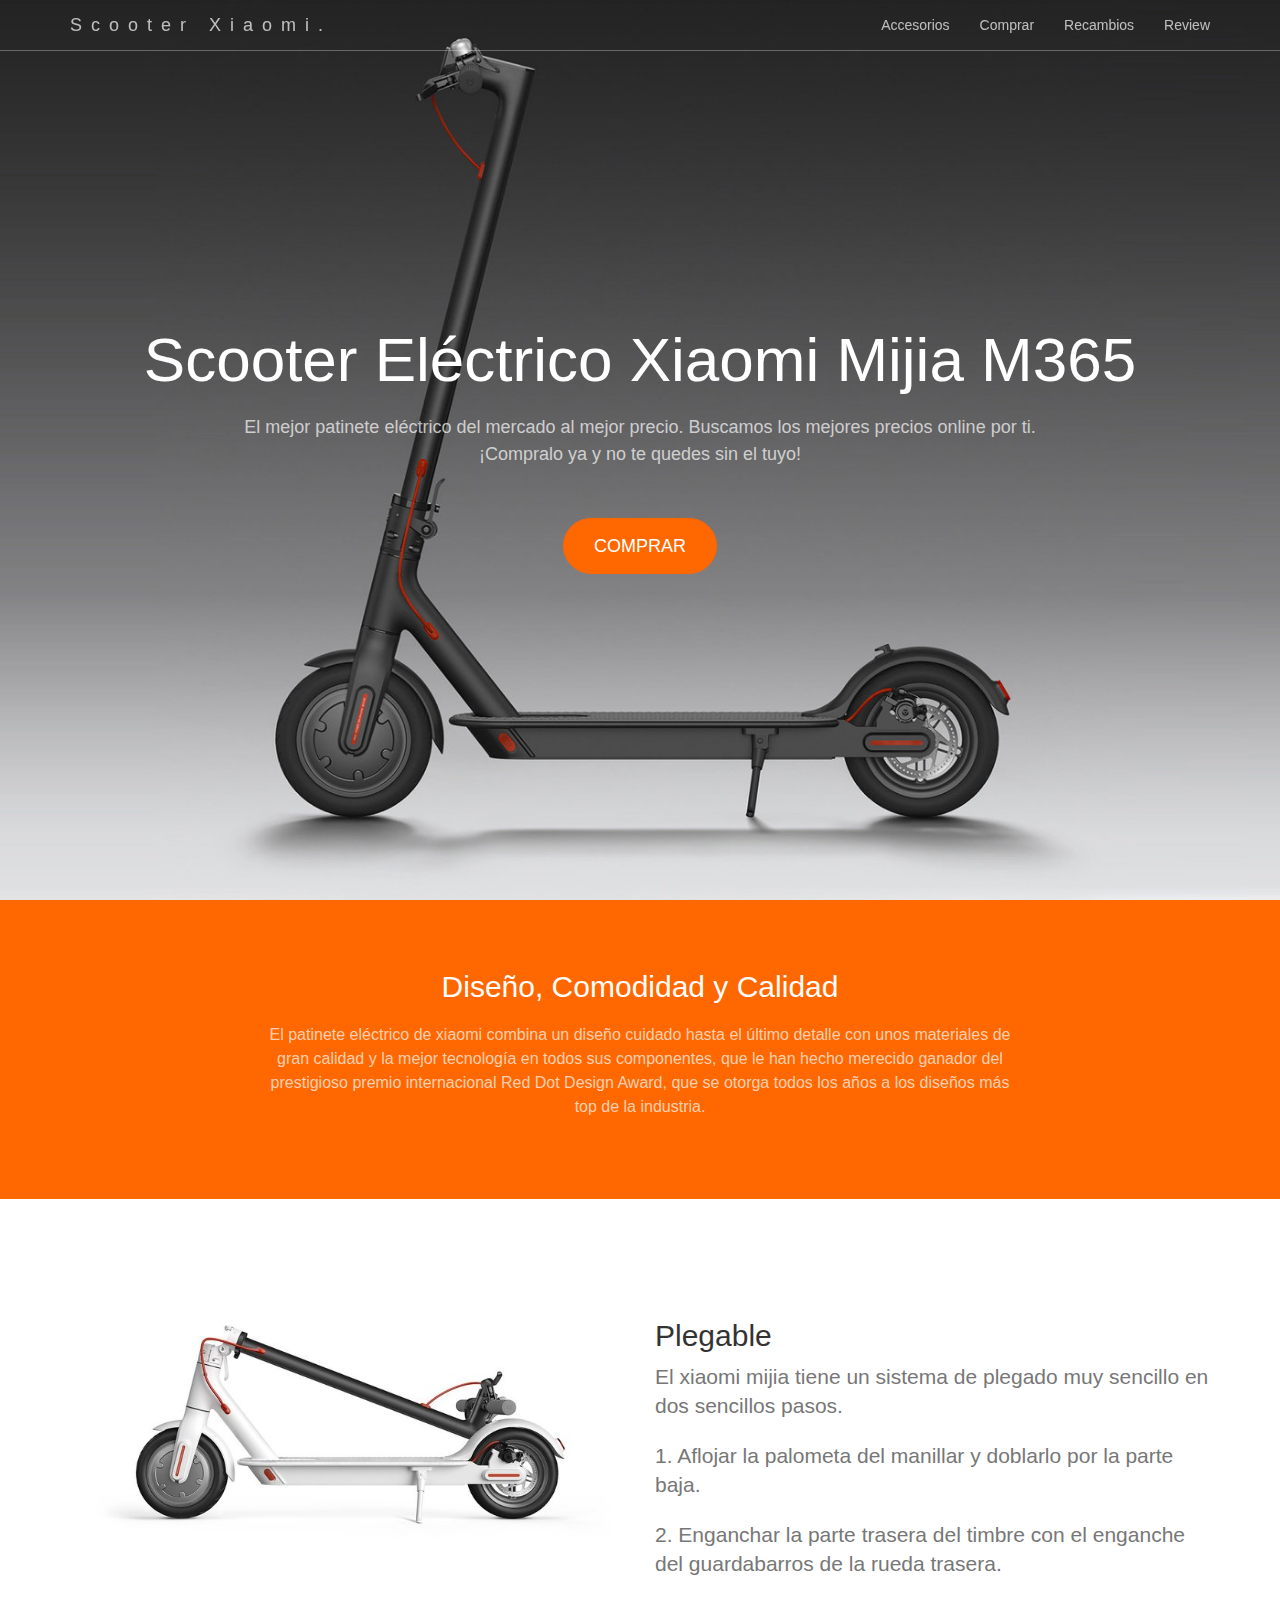
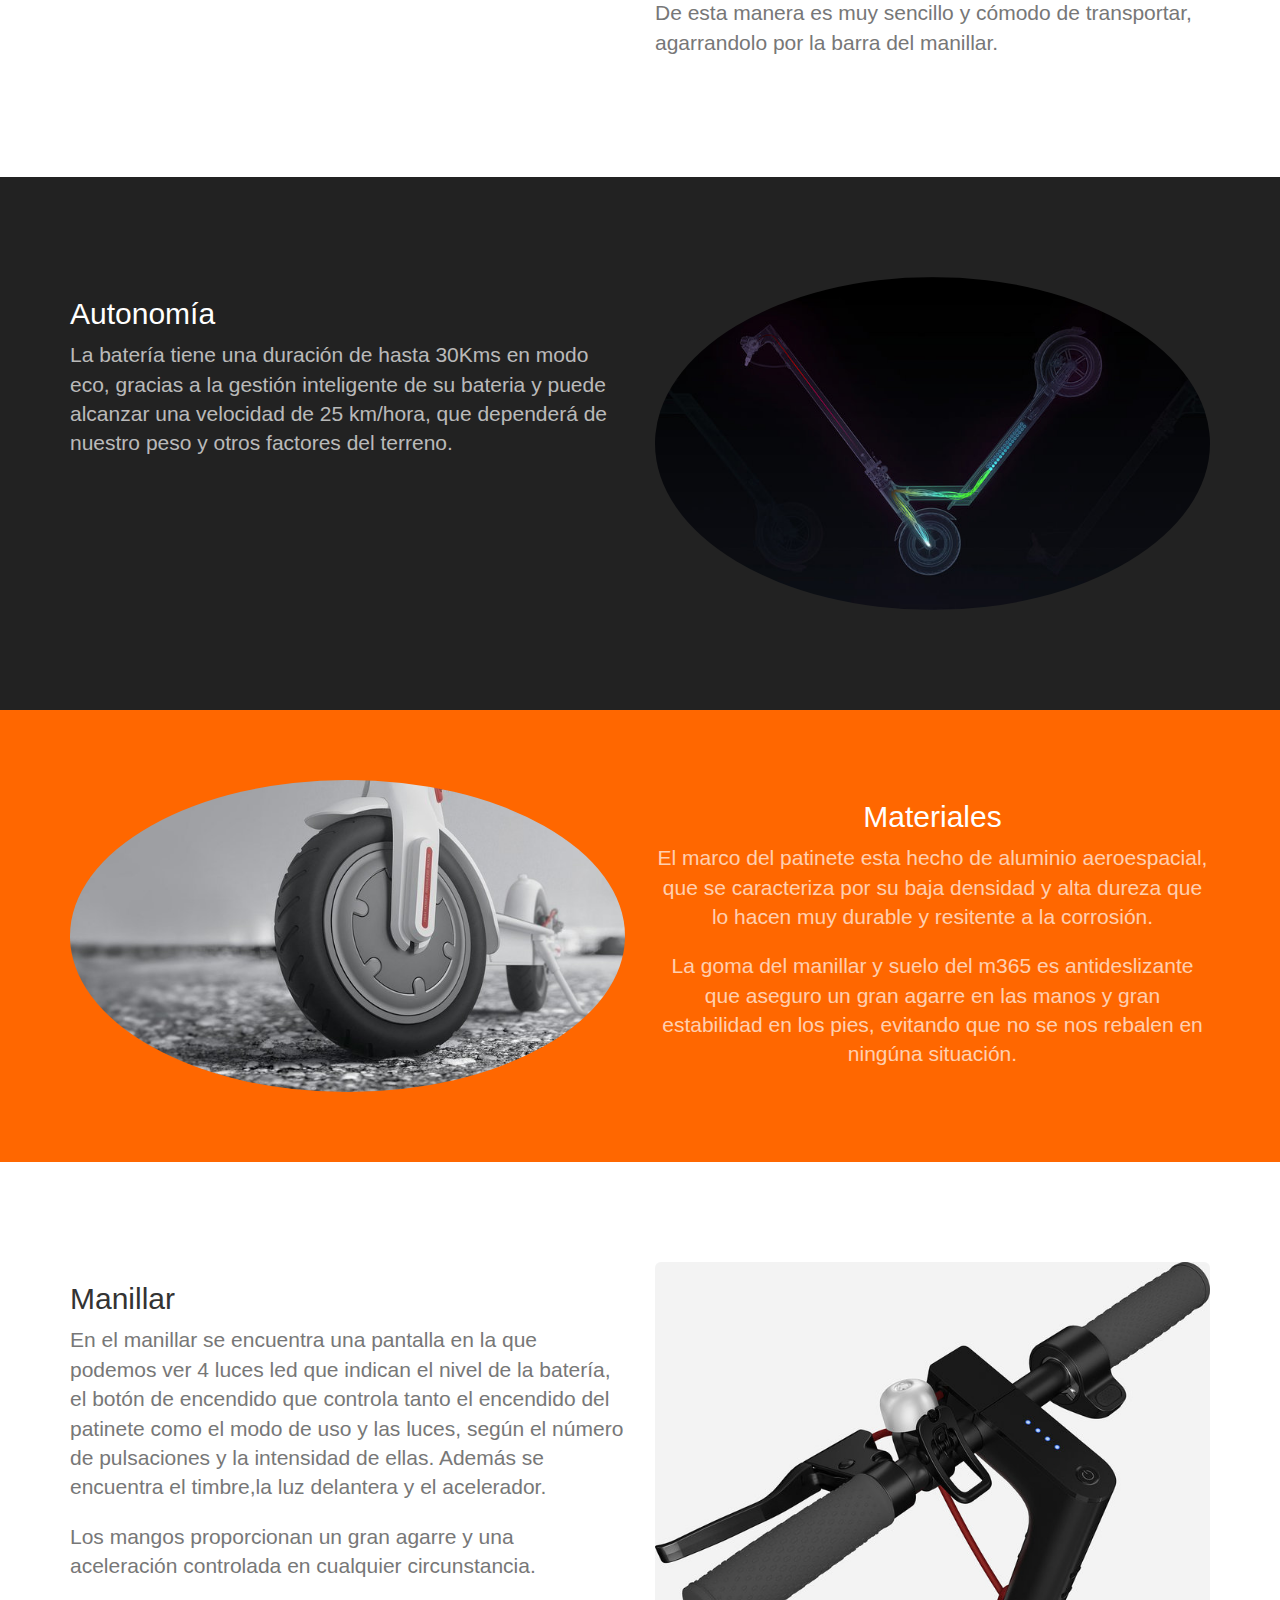
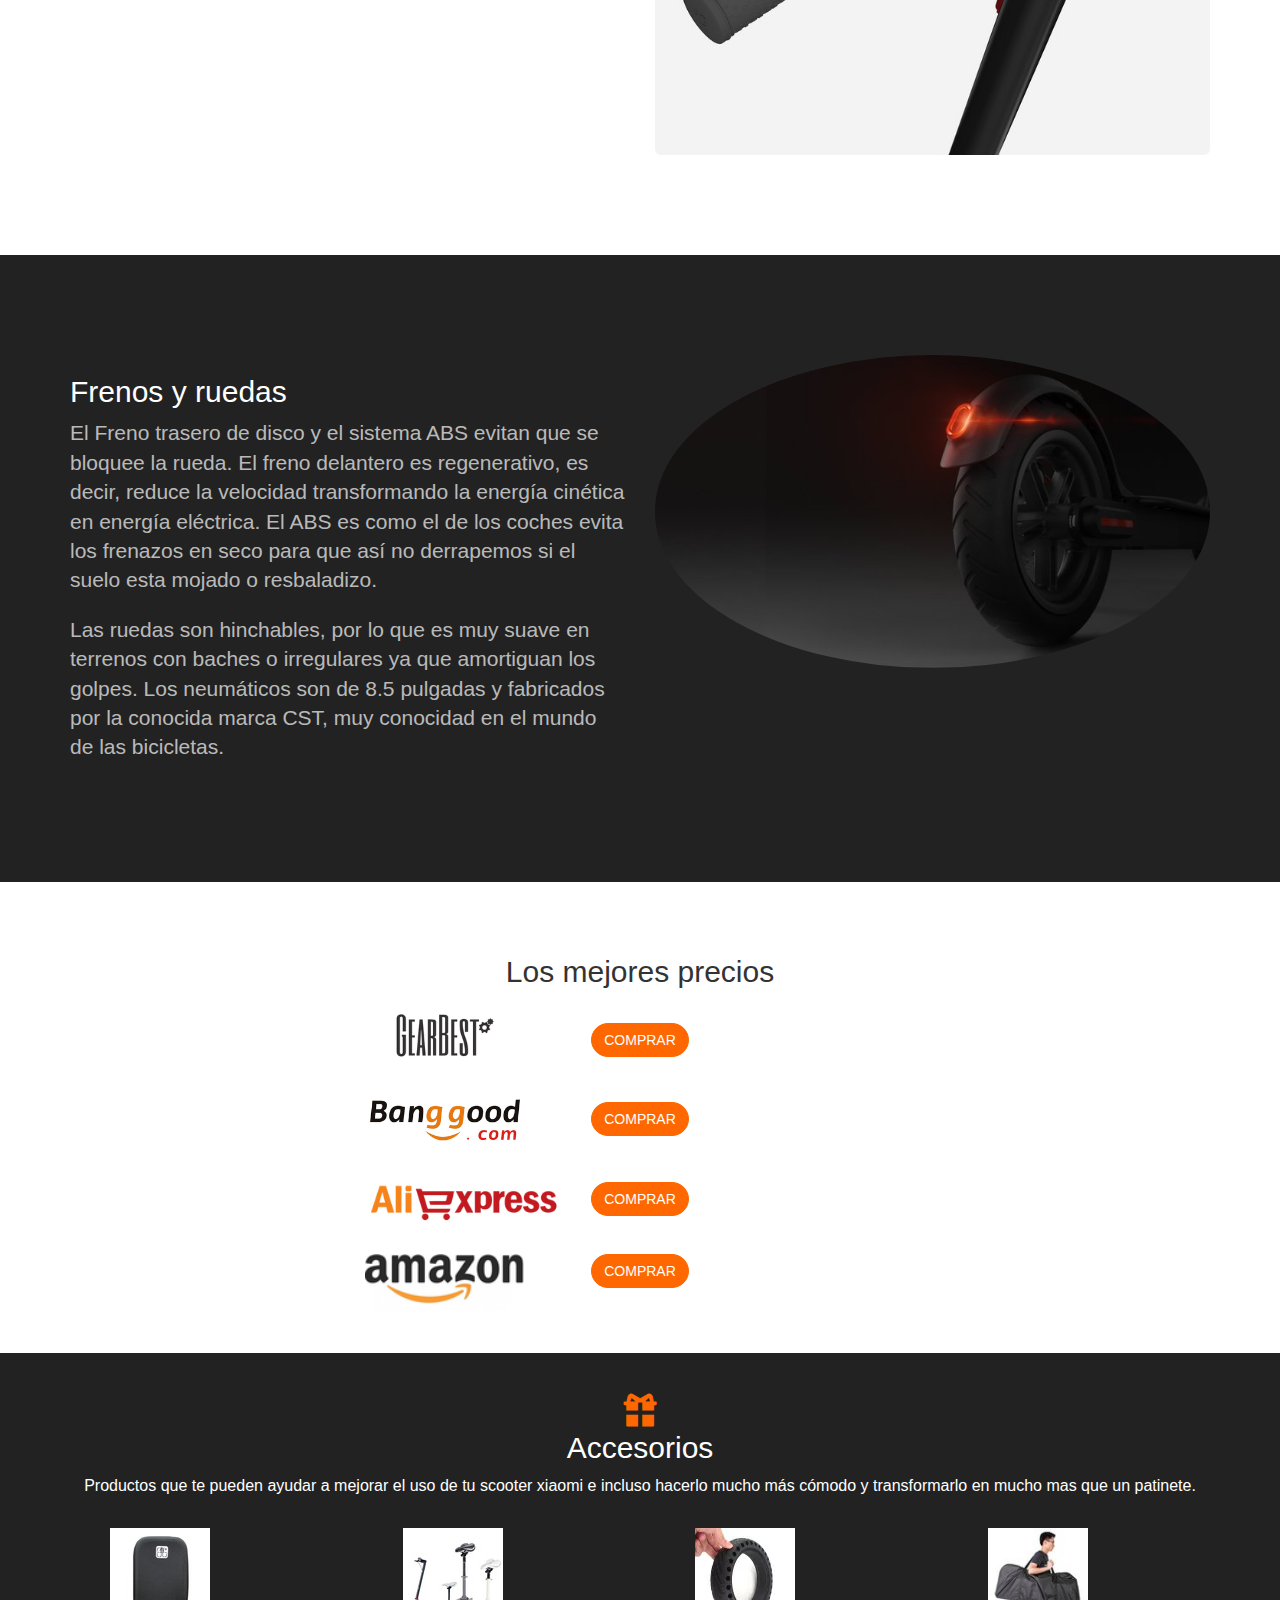
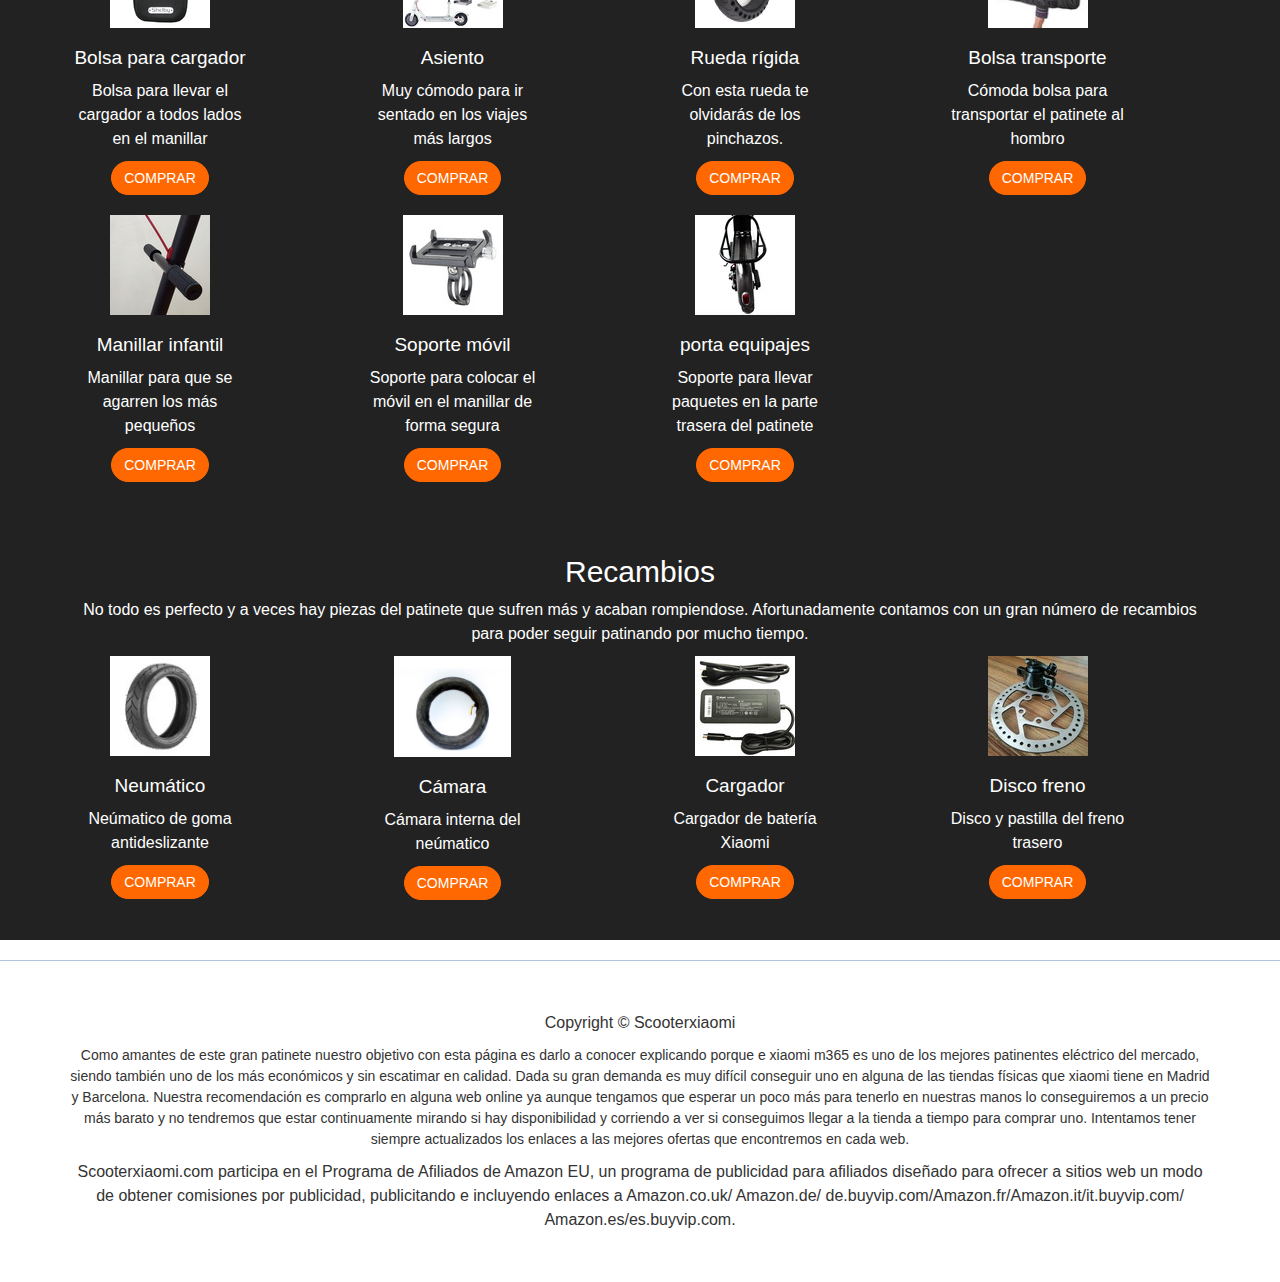
<file: index.html>
<!DOCTYPE html>
<html lang="es">

<head>
    <meta name="msvalidate.01" content="8E0CDEB3467CA94D965255BB709CE0AC" />
    <!-- TradeDoubler site verification 3030083 -->
    <meta charset="utf-8">
    <meta http-equiv="X-UA-Compatible" content="IE=edge">
    <meta name="viewport" content="width=device-width, initial-scale=1">

    <title>Scooterxiaomi.com - comprar scooter xiaomi barato</title>
    <meta name="description" content="Comprar Scooter Xiaomi M365 Barato. El mejor patinete eléctrico al mejor precio.Las mejores ofertas. También podrás encontrar accesorios y recambios para este patinete."
    />
    <link rel="canonical" href="https://www.scooterxiaomi.com" />

     <link rel="stylesheet" href="css/bootstrap.min.css">

    <link rel="icon" type="image/x-icon" href="https://i.blogs.es/ee8dd2/original-xiaomi-m365-smart-electric/450_1000.jpg">
</head>

<body>

    <nav id="siteNav" class="navbar navbar-default navbar-fixed-top">
        <div class="container">
            <div class="navbar-header">
                <button type="button" class="navbar-toggle" data-toggle="collapse" data-target="#navbar">
                    <span class="sr-only">Toggle navigation</span>
                    <span class="icon-bar"></span>
                    <span class="icon-bar"></span>
                    <span class="icon-bar"></span>
                </button>
                <a class="navbar-brand" href="#">
                    Scooter Xiaomi.
                </a>
            </div>
            <div class="collapse navbar-collapse" id="navbar">
                <ul class="nav navbar-nav navbar-right">
                    <li>
                        <a href="#accesorios">Accesorios</a>
                    </li>
                    <li>
                        <a href="#comprar">Comprar</a>
                    </li>
                    <li>
                        <a href="#recambios">Recambios</a>
                    </li>
                    <li>
                        <a href="/review">Review</a>
                    </li>
                </ul>

            </div>
        </div>
    </nav>

    <header>
        <div class="header-content">
            <div class="header-content-inner">
                <h1>Scooter Eléctrico Xiaomi Mijia M365</h1>
                <p>El mejor patinete eléctrico del mercado al mejor precio. Buscamos los mejores precios online por ti. ¡Compralo ya y no te quedes sin el tuyo!</p>
                <a href="#comprar" class="btn btn-primary btn-lg">Comprar</a>
            </div>
        </div>
    </header>

    <section class="intro">
        <div class="container">
            <div class="row">
                <div class="col-lg-8 col-lg-offset-2">
                    <h2 class="section-heading">Diseño, Comodidad y Calidad</h2>
                    <p class="text-light">El patinete eléctrico de xiaomi combina un diseño cuidado hasta el último detalle con unos materiales
                        de gran calidad y la mejor tecnología en todos sus componentes, que le han hecho merecido ganador
                        del prestigioso premio internacional Red Dot Design Award, que se otorga todos los años a los diseños
                        más top de la industria.</p>
                </div>
            </div>
        </div>
    </section>

    <section class="content" id="especificaciones">
        <div class="container">
            <div class="row">
                <div class="col-sm-6">
                    <img class="img-responsive img-square center-block" src="./images/rsz_scooter-06-1442.jpg" alt="Scooter Xiaomi plegado">
                </div>
                <div class="col-sm-6">
                    <h2 class="section-header">Plegable</h2>
                    <p class="lead text-muted">El xiaomi mijia tiene un sistema de plegado muy sencillo en dos sencillos pasos.</p>
                    <p class="lead text-muted">1. Aflojar la palometa del manillar y doblarlo por la parte baja.</p>
                    <p class="lead text-muted">2. Enganchar la parte trasera del timbre con el enganche del guardabarros de la rueda trasera.</p>
                    <p class="lead text-muted">De esta manera es muy sencillo y cómodo de transportar, agarrandolo por la barra del manillar.</p>
                </div>
            </div>
        </div>
    </section>

    <section class="content content-2">
        <div class="container">
            <div class="row">
                <div class="col-sm-6">
                    <h2 class="section-header">Autonomía</h2>
                    <p class="lead text-light">La batería tiene una duración de hasta 30Kms en modo eco, gracias a la gestión inteligente de su bateria
                        y puede alcanzar una velocidad de 25 km/hora, que dependerá de nuestro peso y otros factores del
                        terreno.
                    </p>
                </div>
                <div class="col-sm-6">
                    <img class="img-responsive img-circle center-block" src="./images/rsz_scooter-13-03-1442.jpg" alt="bateria scooter xiaomi">
                </div>

            </div>
        </div>
    </section>
    <section class="intro">
        <div class="container">
            <div class="row">
                <div class="col-sm-6">
                    <img class="img-responsive img-circle center-block" src="./images/rsz_scooter-11-1442.jpg" alt="materiales">
                </div>
                <div class="col-sm-6">
                    <h2 class="section-header">Materiales</h2>
                    <p class="lead text-light">El marco del patinete esta hecho de aluminio aeroespacial, que se caracteriza por su baja densidad y alta dureza que lo hacen muy durable y resitente a la corrosión.
                    </p>
                    <p class="lead text-light">La goma del manillar y suelo del m365 es antideslizante que aseguro un gran agarre en las manos y gran estabilidad en los pies, evitando que no se nos rebalen en ningúna situación.
                    </p>
                </div>
            </div>
        </div>
    </section>

    <section class="content">
        <div class="container">
            <div class="row">
                <div class="col-sm-6">
                    <h2 class="section-header">Manillar</h2>
                    <p class="lead text-muted">En el manillar se encuentra una pantalla en la que podemos ver 4 luces led que indican el nivel de la
                        batería, el botón de encendido que controla tanto el encendido del patinete como el modo de uso y
                        las luces, según el número de pulsaciones y la intensidad de ellas. Además se encuentra el timbre,la
                        luz delantera y el acelerador.</p>
                    <p class="lead text-muted">Los mangos proporcionan un gran agarre y una aceleración controlada en cualquier circunstancia.</p>
                </div>
                <div class="col-sm-6">
                    <img class="img-responsive img-rounded center-block" src="./images/rsz_scooter-08-1442.jpg" alt="manillar scooter xiaomi">
                </div>

            </div>
        </div>
    </section>

    <section class="content content-2">
        <div class="container">
            <div class="row">
                <div class="col-sm-6">
                    <h2 class="section-header">Frenos y ruedas</h2>
                    <p class="lead text-light">El Freno trasero de disco y el sistema ABS evitan que se bloquee la rueda. El freno delantero es regenerativo,
                        es decir, reduce la velocidad transformando la energía cinética en energía eléctrica. El ABS es como
                        el de los coches evita los frenazos en seco para que así no derrapemos si el suelo esta mojado o
                        resbaladizo.
                    </p>

                    <p class="lead text-light">Las ruedas son hinchables, por lo que es muy suave en terrenos con baches o irregulares ya que amortiguan
                        los golpes. Los neumáticos son de 8.5 pulgadas y fabricados por la conocida marca CST, muy conocidad
                        en el mundo de las bicicletas.</p>
                </div>
                <div class="col-sm-6">
                    <img class="img-responsive img-circle center-block" src="./images/rsz_scooter-10-b.jpg" alt="frenos scooter xiaomi">
                </div>

            </div>
        </div>
    </section>

    <section class="content content-3" id="comprar">
        <div class="container">
            <h2 class="section-header">
                <br> Los mejores precios</h2>
            <div class="row pt-15">
                <div class="col-md-2 col-md-offset-3">
                    <img src="./images/rsz_gearbest.png" alt="gearbest logo" class="logo-gearbest">
                </div>
                <div class="col-md-2  price1">
                    <a href="https://www.gearbest.com/skateboard/pp_596618.html?lkid=13518236&lkid=13518241" class="btn btn-primary" target="_blank">Comprar</a>
                </div>
            </div>
            <div class="row pt-20">
                <div class="col-md-2 col-md-offset-3">
                    <img src="./images/rsz_banggood.png" alt="banggood logo" class="logo-banggood">
                </div>
                <div class="col-md-2  price2">
                    <a href="https://www.banggood.com/Xiaomi-M365-IP54-12_5kg-Ultra-light-30km-Long-Life-Folding-Electric-Scooter-Intelligent-BMS-25-kmh-Max_-Load-100kg-Skateboard-Hoverboard-Balancing-Scooter-p-1112746.html?p=IJ011212781501201708"
                        class="btn btn-primary">Comprar</a>
                </div>
            </div>
            <div class="row">
                <div class="col-md-2 col-md-offset-3">
                    <img src="./images/rsz_aliexpress.png" alt="Aliexpress logo"
                        class="logo-aliexpress">
                </div>
                <div class="col-md-2 pt-20">
                    <a href="https://s.click.aliexpress.com/e/qrRrJiM" target="_blank" class="btn btn-primary">Comprar</a>
                </div>
            </div>
            <div class="row pt-20">
                <div class="col-md-2 col-md-offset-3">
                    <img src="./images/rsz_amazon.png" alt="Amazon logo" class="logo-amazon">
                </div>
                <div class="col-md-2">
                    <a href="https://www.amazon.es/gp/product/B077QHRLPB/ref=as_li_tl?ie=UTF8&camp=3638&creative=24630&creativeASIN=B077QHRLPB&linkCode=as2&tag=tdspvv-21&linkId=67bfef4fda82eafa4a754abb91c09787"
                        target="_blank" class="btn btn-primary">Comprar</a>
                </div>
            </div>
        </div>
    </section>

    <section class=" content-4" id="accesorios">
        <div class="container">
            <h2 class="section-header">
                <span class="glyphicon glyphicon-gift text-primary"></span>
                <br> Accesorios</h2>

                <p>Productos que te pueden ayudar a mejorar el uso de tu scooter xiaomi e incluso hacerlo mucho más cómodo y transformarlo en mucho mas que un patinete.</p>

            <div class="row pt-20">
                <div class="col-md-3 col-sm-12">
                    <div class="card card-18-rem" itemscope itemtype="http://schema.org/Product">
                        <img class="card-img-top" src="./images/bolsa-cargador.jpg"
                            alt="Bolsa cargador scooter xiaomi" itemprop="image">
                        <div class="card-body">
                            <h3 class="card-title" itemprop="name">Bolsa para cargador</h3>
                            <p class="card-text" itemprop="description">Bolsa para llevar el cargador a todos lados en el manillar</p>
                            <a href="https://s.click.aliexpress.com/e/aiaMVJY" target="_blank" class="btn btn-primary">Comprar</a>
                        </div>
                    </div>
                </div>
                <div class="col-md-3 col-sm-12">
                    <div class="card card-18-rem" itemscope itemtype="http://schema.org/Product">
                        <img class="card-img-top" src="./images/asiento.jpg"
                            alt="Asiento scooter xiaomi" itemprop="image">
                        <div class="card-body">
                            <h3 class="card-title" itemprop="name">Asiento</h3>
                            <p class="card-text" itemprop="description">Muy cómodo para ir sentado en los viajes más largos</p>
                            <a href="https://s.click.aliexpress.com/e/QB6iIQn" target="_blank" class="btn btn-primary">Comprar</a>
                        </div>
                    </div>
                </div>
                <div class="col-md-3 col-sm-12">
                    <div class="card card-18-rem" itemscope itemtype="http://schema.org/Product">
                        <img class="card-img-top" src="./images/rueda-rigida.jpg"
                            alt="rueda rigida scooter xiaomi" itemprop="image">
                        <div class="card-body">
                            <h3 class="card-title" itemprop="name">Rueda rígida</h3>
                            <p class="card-text" itemprop="description">Con esta rueda te olvidarás de los pinchazos.</p>
                            <a href="https://www.gearbest.com/skateboard/pp_1573791.html?lkid=13518422" target="_blank" class="btn btn-primary">Comprar</a>
                        </div>
                    </div>
                </div>
                <div class="col-md-3 col-sm-12">
                    <div class="card card-18-rem" itemscope itemtype="http://schema.org/Product">
                        <img class="card-img-top img-accesories" src="./images/rsz_bolsa-transporte.jpg" alt="Bolsa transporte scooter xiaomi"
                            itemprop="image">
                        <div class="card-body">
                            <h3 class="card-title" itemprop="name">Bolsa transporte</h3>
                            <p class="card-text" itemprop="description">Cómoda bolsa para transportar el patinete al hombro</p>
                            <a href="https://www.amazon.es/gp/product/B076Q6JNVB/ref=as_li_qf_asin_il_tl?ie=UTF8&tag=tdspvv-21&creative=24630&linkCode=as2&creativeASIN=B076Q6JNVB&linkId=e1685bf52a069d76868028f34e70b255"
                                target="_blank" class="btn btn-primary">Comprar</a>
                        </div>
                    </div>
                </div>
            </div>
            <div class="row pt-20">
                <div class="col-md-3 col-sm-12">
                    <div class="card card-18-rem" itemscope itemtype="http://schema.org/Product">
                        <img class="card-img-top img-accesories" src="./images/manillar-mini.jpg"
                            alt="Manillar infantil" itemprop="image">
                        <div class="card-body">
                            <h3 class="card-title" itemprop="name">Manillar infantil</h3>
                            <p class="card-text" itemprop="description">Manillar para que se agarren los más pequeños</p>
                            <a href="http://s.click.aliexpress.com/e/VfiiEiM" target="_blank" class="btn btn-primary">Comprar</a>
                        </div>
                    </div>
                </div>
                <div class="col-md-3 col-sm-12">
                    <div class="card card-18-rem" itemscope itemtype="http://schema.org/Product">
                        <img class="card-img-top img-accesories" src="./images/soporte.jpg" alt="Soporte movil" itemprop="image">
                        <div class="card-body">
                            <h3 class="card-title" itemprop="name">Soporte móvil</h3>
                            <p class="card-text" itemprop="description">Soporte para colocar el móvil en el manillar de forma segura </p>
                            <a href="http://s.click.aliexpress.com/e/MNNNFQv" target="_blank" class="btn btn-primary">Comprar</a>
                        </div>
                    </div>
                </div>
                <div class="col-md-3 col-sm-12">
                    <div class="card card-18-rem" itemscope itemtype="http://schema.org/Product">
                        <img class="card-img-top img-accesories" src="./images/portamaletas.jpg" alt="Porta equipaje" itemprop="image">
                        <div class="card-body">
                            <h3 class="card-title" itemprop="name">porta equipajes</h3>
                            <p class="card-text" itemprop="description">Soporte para llevar paquetes en la parte trasera del patinete </p>
                            <a href="http://s.click.aliexpress.com/e/v7uzRNR" target="_blank" class="btn btn-primary">Comprar</a>
                        </div>
                    </div>
                </div>
            </div>



            <h2 class="section-header pt-20">
                <br>Recambios</h2>

                <p>No todo es perfecto y a veces hay piezas del patinete que sufren más y acaban rompiendose. Afortunadamente contamos con un gran número de recambios para poder seguir patinando por mucho tiempo.</p>

            <div class="row" id="recambios">
                <div class="col-md-3 col-sm-6" itemscope itemtype="http://schema.org/Product">
                    <div class="card card-18-rem">
                        <img class="card-img-top img-accesories" src="./images/rsz_neumatico.jpg" alt="Neumatico scooter xiaomi"
                            itemprop="image">
                        <div class="card-body">
                            <h3 class="card-title" itemprop="name">Neumático</h3>
                            <p class="card-text" itemprop="description">Neúmatico de goma antideslizante</p>
                            <a href="https://www.amazon.es/gp/product/B079Q466J2/ref=as_li_qf_asin_il_tl?ie=UTF8&tag=tdspvv-21&creative=24630&linkCode=as2&creativeASIN=B079Q466J2&linkId=3491f57e5a4cb62c5147d23f6843246d"
                                target="_blank" class="btn btn-primary">Comprar</a>
                        </div>
                    </div>
                </div>
                <div class="col-md-3 col-sm-6">
                    <div class="card card-18-rem" itemscope itemtype="http://schema.org/Product">
                        <img class="card-img-top img-accesories camera" src="./images/rsz_camara.jpg"
                            alt="Cámara rueda scooter xiaomi" itemprop="image">
                        <div class="card-body">
                            <h3 class="card-title" itemprop="name">Cámara</h3>
                            <p class="card-text" itemprop="description">Cámara interna del neúmatico</p>
                            <a href="https://www.amazon.es/gp/product/B0755WVT9D/ref=as_li_tl?ie=UTF8&camp=3638&creative=24630&creativeASIN=B0755WVT9D&linkCode=as2&tag=tdspvv-21&linkId=b9d575d1854f3c2019b5dc37c9b87174"
                                target="_blank" class="btn btn-primary">Comprar</a>
                        </div>
                    </div>
                </div>
                <div class="col-md-3 col-sm-6">
                    <div class="card card-18-rem" itemscope itemtype="http://schema.org/Product">
                        <img class="card-img-top img-accesories" src="./images/cargador.jpg" alt="Cargador de batería" itemprop="image">
                        <div class="card-body">
                            <h3 class="card-title" itemprop="name">Cargador</h3>
                            <p class="card-text" itemprop="description">Cargador de batería Xiaomi</p>
                            <a href="http://s.click.aliexpress.com/e/eMjyrRN" target="_blank" class="btn btn-primary">Comprar</a>
                        </div>
                    </div>
                </div>
                <div class="col-md-3 col-sm-6">
                    <div class="card card-18-rem" itemscope itemtype="http://schema.org/Product">
                        <img class="card-img-top img-accesories" src="./images/disco_freno.jpg" alt="Disco de freno" itemprop="image">
                        <div class="card-body">
                            <h3 class="card-title" itemprop="name">Disco freno</h3>
                            <p class="card-text" itemprop="description">Disco y pastilla del freno trasero</p>
                            <a href="http://s.click.aliexpress.com/e/emqrFIY" target="_blank" class="btn btn-primary">Comprar</a>
                        </div>
                    </div>
                </div>
            </div>
        </div>
    </section>


    <footer class="page-footer">

        <div class="small-print">
            <div class="container">
                <p>Copyright &copy; Scooterxiaomi</p>

                <p class="about">Como amantes de este gran patinete nuestro objetivo con esta página es darlo a conocer explicando porque e xiaomi m365 es uno de los mejores patinentes eléctrico del mercado, siendo también uno de los más económicos y sin escatimar en calidad. Dada su gran demanda es muy difícil conseguir uno en alguna de las tiendas físicas que xiaomi tiene en Madrid y Barcelona. Nuestra recomendación es comprarlo en alguna web online ya aunque tengamos que esperar un poco más para tenerlo en nuestras manos lo conseguiremos a un precio más barato y no tendremos que estar continuamente mirando si hay disponibilidad y corriendo a ver si conseguimos llegar a la tienda a tiempo para comprar uno. Intentamos tener siempre actualizados los enlaces a las mejores ofertas que encontremos en cada web.</p>

                <p>Scooterxiaomi.com participa en el Programa de Afiliados de Amazon EU, un programa de publicidad para afiliados
                    diseñado para ofrecer a sitios web un modo de obtener comisiones por publicidad, publicitando e incluyendo
                    enlaces a Amazon.co.uk/ Amazon.de/ de.buyvip.com/Amazon.fr/Amazon.it/it.buyvip.com/ Amazon.es/es.buyvip.com.</p>
            </div>
        </div>
    </footer>

    <script src="js/jquery-1.11.3.min.js"></script>
    <script src="js/bootstrap.min.js"></script>
    <script src="js/jquery.easing.min.js"></script>
    <script src="js/custom.js"></script>

    <script async src="https://www.googletagmanager.com/gtag/js?id=UA-116278491-1"></script>
    <script>
        window.dataLayer = window.dataLayer || [];
        function gtag() { dataLayer.push(arguments); }
        gtag('js', new Date());

        gtag('config', 'UA-116278491-1');
    </script>

</body>

</html>
</file>
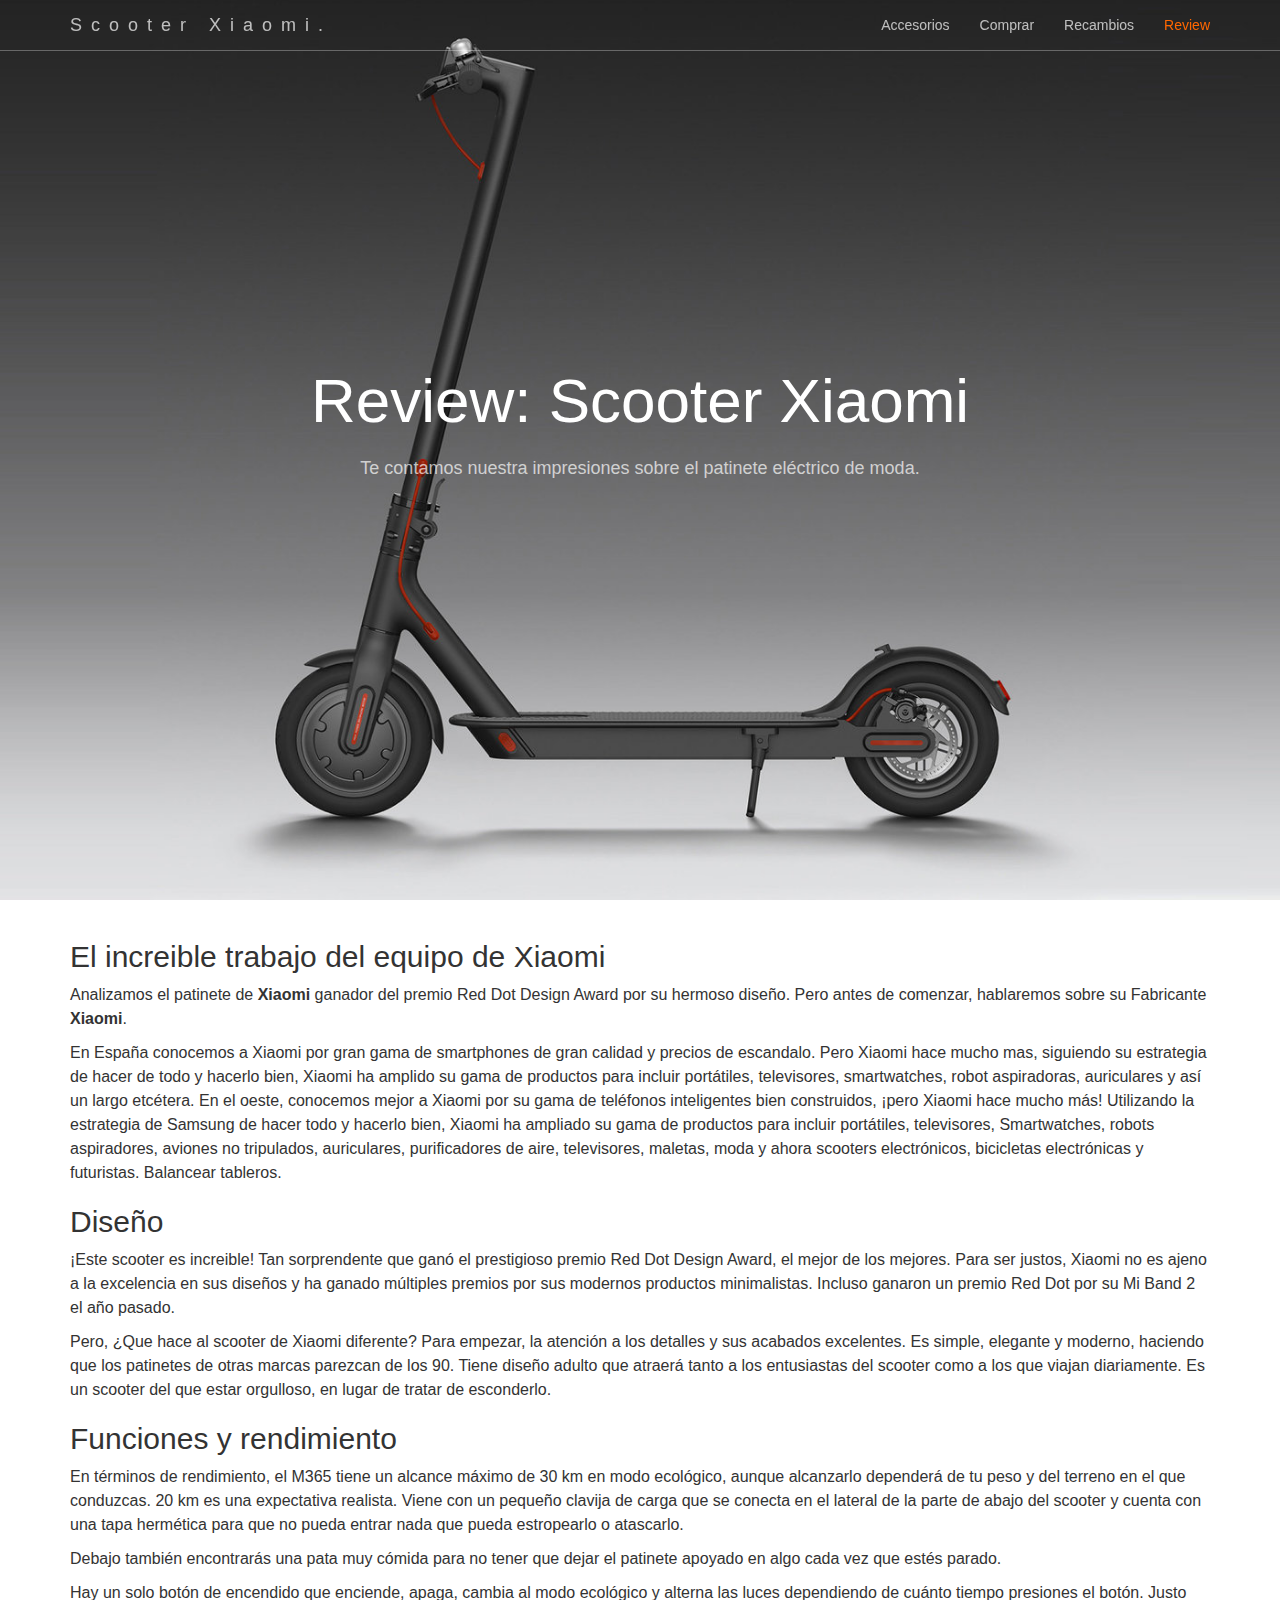
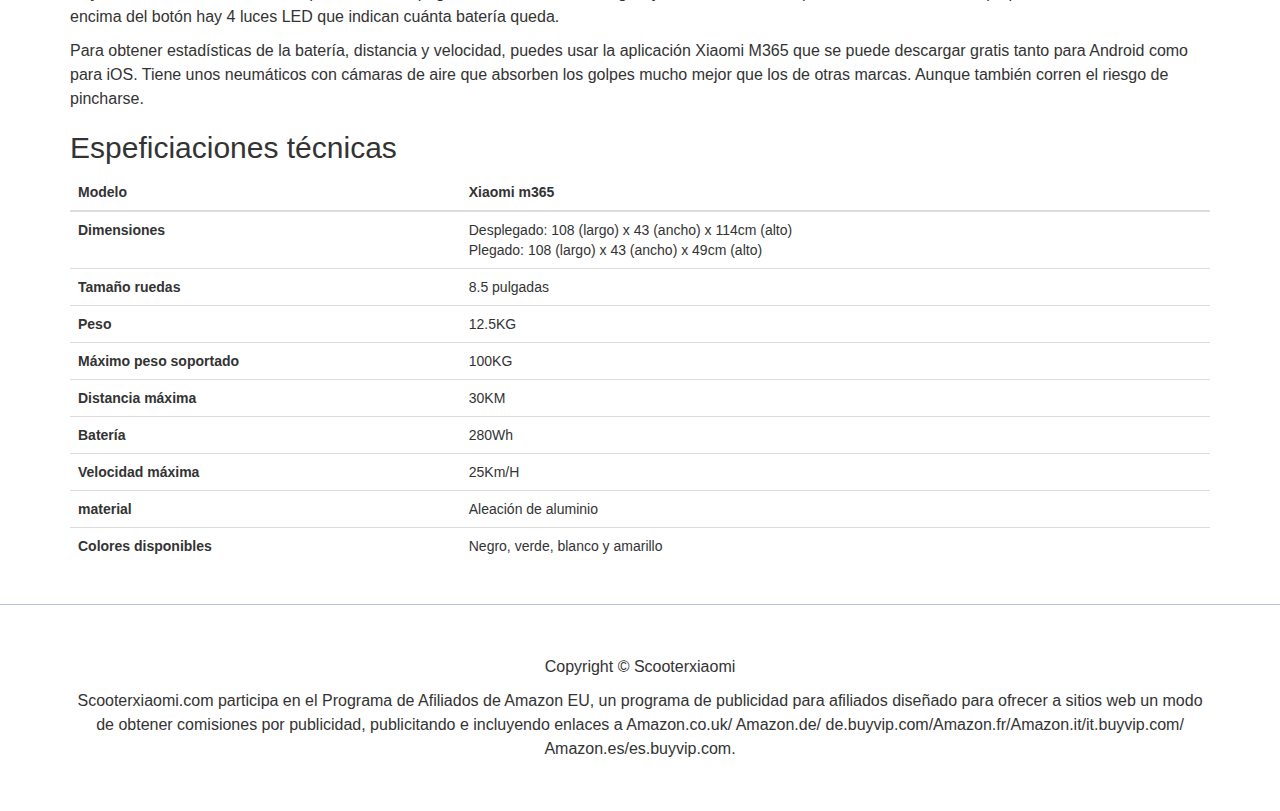
<file: review.html>
<!DOCTYPE html>
<html lang="es">

<head>

    <meta charset="utf-8">
    <meta http-equiv="X-UA-Compatible" content="IE=edge">
    <meta name="viewport" content="width=device-width, initial-scale=1">

    <title>Review Scooter Xiaomi m365 en español</title>
    <meta name="description" content="Review Scooter Xiaomi m365 Mijia. Analizamos todas las características de este patinete. Cuales han sido nuestras impresiones y sus ventajas frente a otros competidores"
    />
    <link rel="canonical" href="https://www.scooterxiaomi.com" />

    <link rel="stylesheet" href="css/bootstrap.min.css">

    <link rel="icon" type="image/x-icon" href="https://i.blogs.es/ee8dd2/original-xiaomi-m365-smart-electric/450_1000.jpg">

    <!-- Global site tag (gtag.js) - Google Analytics -->
    <script async src="https://www.googletagmanager.com/gtag/js?id=UA-116278491-1"></script>
    <script>
        window.dataLayer = window.dataLayer || [];
        function gtag() { dataLayer.push(arguments); }
        gtag('js', new Date());

        gtag('config', 'UA-116278491-1');
    </script>
</head>

<body>


    <nav id="siteNav" class="navbar navbar-default navbar-fixed-top" role="navigation">
        <div class="container">
            <div class="navbar-header">
                <button type="button" class="navbar-toggle" data-toggle="collapse" data-target="#navbar">
                    <span class="sr-only">Toggle navigation</span>
                    <span class="icon-bar"></span>
                    <span class="icon-bar"></span>
                    <span class="icon-bar"></span>
                </button>
                <a class="navbar-brand" href="./">
                    Scooter Xiaomi.
                </a>
            </div>
            <div class="collapse navbar-collapse" id="navbar">
                <ul class="nav navbar-nav navbar-right">
                    <li>
                        <a href="./#accesorios">Accesorios</a>
                    </li>
                    <li>
                        <a href="./#comprar">Comprar</a>
                    </li>
                    <li>
                        <a href="./#recambios">Recambios</a>
                    </li>
                    <li class="active">
                        <a href="/review">Review</a>
                    </li>
                </ul>

            </div>
        </div>
    </nav>

    <header>
        <div class="header-content">
            <div class="header-content-inner">
                <h1>Review: Scooter Xiaomi</h1>
                <p>Te contamos nuestra impresiones sobre el patinete eléctrico de moda.</p>
              <!--   <a href="#comprar" class="btn btn-primary btn-lg">Comprar</a> -->
            </div>
        </div>
    </header>

    <div class="container">
        <div class="pt-20">
            <h2>El increible trabajo del equipo de Xiaomi</h2>
            <p>Analizamos el patinete de <strong>Xiaomi</strong> ganador del premio Red Dot Design Award por su hermoso diseño. Pero antes de comenzar, hablaremos sobre su Fabricante <strong>Xiaomi</strong>.</p>

            <p>
                En España conocemos a Xiaomi por gran gama de smartphones de gran calidad y precios de escandalo. Pero Xiaomi hace mucho mas, siguiendo su estrategia de hacer de todo y hacerlo bien, Xiaomi ha amplido su gama de productos para incluir portátiles, televisores, smartwatches, robot  aspiradoras, auriculares y así un largo etcétera.
                En el oeste, conocemos mejor a Xiaomi por su gama de teléfonos inteligentes bien construidos, ¡pero Xiaomi hace mucho más! Utilizando la estrategia de Samsung de hacer todo y hacerlo bien, Xiaomi ha ampliado su gama de productos para incluir portátiles, televisores, Smartwatches, robots aspiradores, aviones no tripulados, auriculares, purificadores de aire, televisores, maletas, moda y ahora scooters electrónicos, bicicletas electrónicas y futuristas. Balancear tableros.
            </p>

            <h2>Diseño</h2>
            <p>
                ¡Este scooter es increible! Tan sorprendente que ganó el prestigioso premio Red Dot Design Award, el mejor de los mejores.
                Para ser justos, Xiaomi no es ajeno a la excelencia en sus diseños y ha ganado múltiples premios por sus modernos productos minimalistas.
                Incluso ganaron un premio Red Dot por su Mi Band 2 el año pasado.
            </p>

            <p>
                Pero, ¿Que hace al scooter de Xiaomi diferente? Para empezar, la atención a los detalles y sus acabados excelentes. Es simple, elegante y moderno, haciendo que los patinetes de otras marcas parezcan de los 90. Tiene diseño adulto que atraerá tanto a los entusiastas del scooter como a los que viajan diariamente. Es un scooter del
                que estar orgulloso, en lugar de tratar de esconderlo.
            </p>

            <h2>Funciones y rendimiento</h2>

            <p>
                 En términos de rendimiento, el M365 tiene un alcance máximo de 30 km en modo ecológico, aunque alcanzarlo dependerá
                de tu peso y del terreno en el que conduzcas. 20 km es una expectativa realista. Viene con un pequeño clavija de carga que se conecta en el lateral de la parte de abajo del scooter y cuenta con una tapa hermética para que no pueda entrar nada que pueda estropearlo o atascarlo.
            </p>

            <p>
                Debajo también encontrarás una pata muy cómida para no tener que dejar el patinete apoyado en algo cada vez que estés parado.
            </p>
            <p>
                Hay un solo botón de encendido que enciende, apaga, cambia al modo ecológico y alterna las luces dependiendo de cuánto tiempo presiones el botón. Justo encima del botón hay 4 luces LED que indican cuánta batería queda.
            </p>
            <p>
                Para obtener estadísticas de la batería, distancia y velocidad, puedes usar la aplicación Xiaomi
                M365 que se puede descargar gratis tanto para Android como para iOS. Tiene unos neumáticos con cámaras de aire que absorben los golpes mucho mejor que los de otras marcas. Aunque también corren el riesgo de pincharse.
            </p>

            <h2>Espeficiaciones técnicas</h2>

            <table class="table">
                <thead>
                    <tr>
                        <th scope="col">Modelo</th>
                        <th scope="col">Xiaomi m365</th>
                    </tr>
                </thead>
                <tbody>
                    <tr>
                        <th scope="row">Dimensiones</th>
                        <td>Desplegado: 108 (largo) x 43 (ancho) x 114cm (alto) <br>
                            Plegado: 108 (largo) x 43 (ancho) x 49cm (alto)</td>
                    </tr>
                    <tr>
                        <th scope="row">Tamaño ruedas</th>
                        <td>8.5 pulgadas</td>
                    </tr>
                    <tr>
                        <th scope="row">Peso</th>
                        <td>12.5KG</td>
                    </tr>
                    <tr>
                        <th scope="row">Máximo peso soportado</th>
                        <td>100KG</td>
                    </tr>
                    <tr>
                        <th scope="row">Distancia máxima</th>
                        <td>30KM</td>
                    </tr>
                    <tr>
                        <th scope="row">Batería</th>
                        <td>280Wh</td>
                    </tr>
                    <tr>
                        <th scope="row">Velocidad máxima</th>
                        <td>25Km/H</td>
                    </tr>
                    <tr>
                        <th scope="row">material</th>
                        <td>Aleación de aluminio</td>
                    </tr>
                    <tr>
                        <th scope="row">Colores disponibles</th>
                        <td>Negro, verde, blanco y amarillo</td>
                    </tr>
                    
                </tbody>
            </table>

        </div>

    </div>


    <!-- Footer -->
    <footer class="page-footer">
        
        <!-- Copyright etc -->
        <div class="small-print">
            <div class="container">
                <p>Copyright &copy; Scooterxiaomi</p>
    
                <p>Scooterxiaomi.com participa en el Programa de Afiliados de Amazon EU, un programa de publicidad para afiliados
                    diseñado para ofrecer a sitios web un modo de obtener comisiones por publicidad, publicitando e incluyendo
                    enlaces a Amazon.co.uk/ Amazon.de/ de.buyvip.com/Amazon.fr/Amazon.it/it.buyvip.com/ Amazon.es/es.buyvip.com.</p>
            </div>
        </div>
    
    </footer>
    
    <!-- jQuery -->
    <script src="js/jquery-1.11.3.min.js"></script>
    
    <!-- Bootstrap Core JavaScript -->
    <script src="js/bootstrap.min.js"></script>
    
    <!-- Plugin JavaScript -->
    <script src="js/jquery.easing.min.js"></script>
    
    <!-- Custom Javascript -->
    <script src="js/custom.js"></script>

</body>

</html>
</file>
